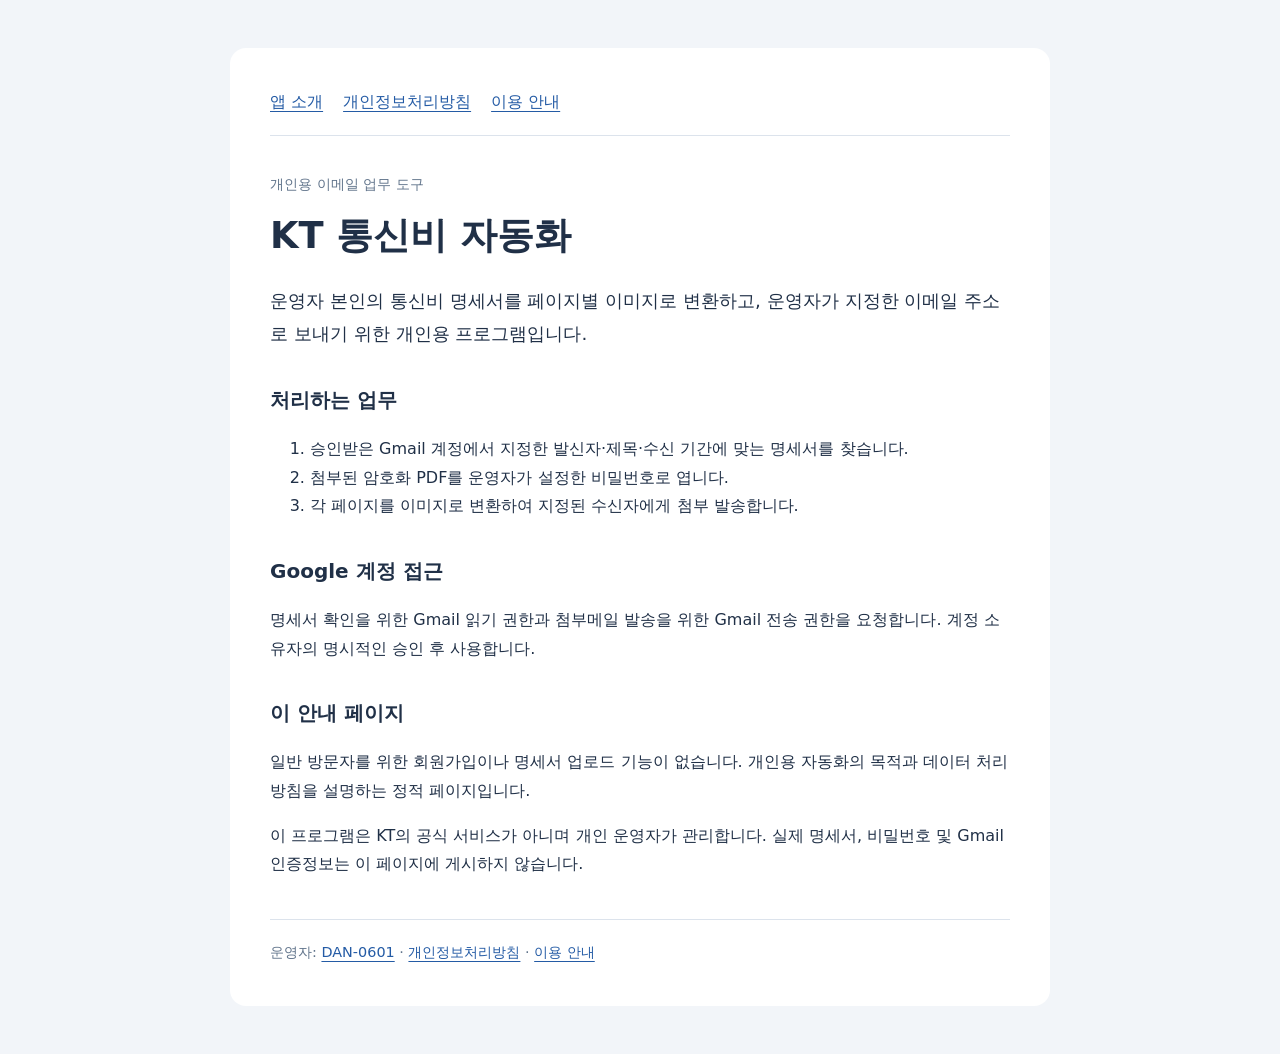
<file: index.html>
<!doctype html>
<html lang="ko"><head><meta charset="utf-8"><meta name="viewport" content="width=device-width,initial-scale=1"><title>KT 통신비 자동화</title><link rel="stylesheet" href="style.css"></head>
<body><main><nav><a href="index.html">앱 소개</a><a href="privacy.html">개인정보처리방침</a><a href="terms.html">이용 안내</a></nav>
<p class="eyebrow">개인용 이메일 업무 도구</p><h1>KT 통신비 자동화</h1>
<p class="lead">운영자 본인의 통신비 명세서를 페이지별 이미지로 변환하고, 운영자가 지정한 이메일 주소로 보내기 위한 개인용 프로그램입니다.</p>
<h2>처리하는 업무</h2><ol><li>승인받은 Gmail 계정에서 지정한 발신자·제목·수신 기간에 맞는 명세서를 찾습니다.</li><li>첨부된 암호화 PDF를 운영자가 설정한 비밀번호로 엽니다.</li><li>각 페이지를 이미지로 변환하여 지정된 수신자에게 첨부 발송합니다.</li></ol>
<h2>Google 계정 접근</h2><p>명세서 확인을 위한 Gmail 읽기 권한과 첨부메일 발송을 위한 Gmail 전송 권한을 요청합니다. 계정 소유자의 명시적인 승인 후 사용합니다.</p>
<h2>이 안내 페이지</h2><p>일반 방문자를 위한 회원가입이나 명세서 업로드 기능이 없습니다. 개인용 자동화의 목적과 데이터 처리 방침을 설명하는 정적 페이지입니다.</p>
<p>이 프로그램은 KT의 공식 서비스가 아니며 개인 운영자가 관리합니다. 실제 명세서, 비밀번호 및 Gmail 인증정보는 이 페이지에 게시하지 않습니다.</p>
<footer>운영자: <a href="https://github.com/DAN-0601">DAN-0601</a> · <a href="privacy.html">개인정보처리방침</a> · <a href="terms.html">이용 안내</a></footer></main></body></html>
</file>
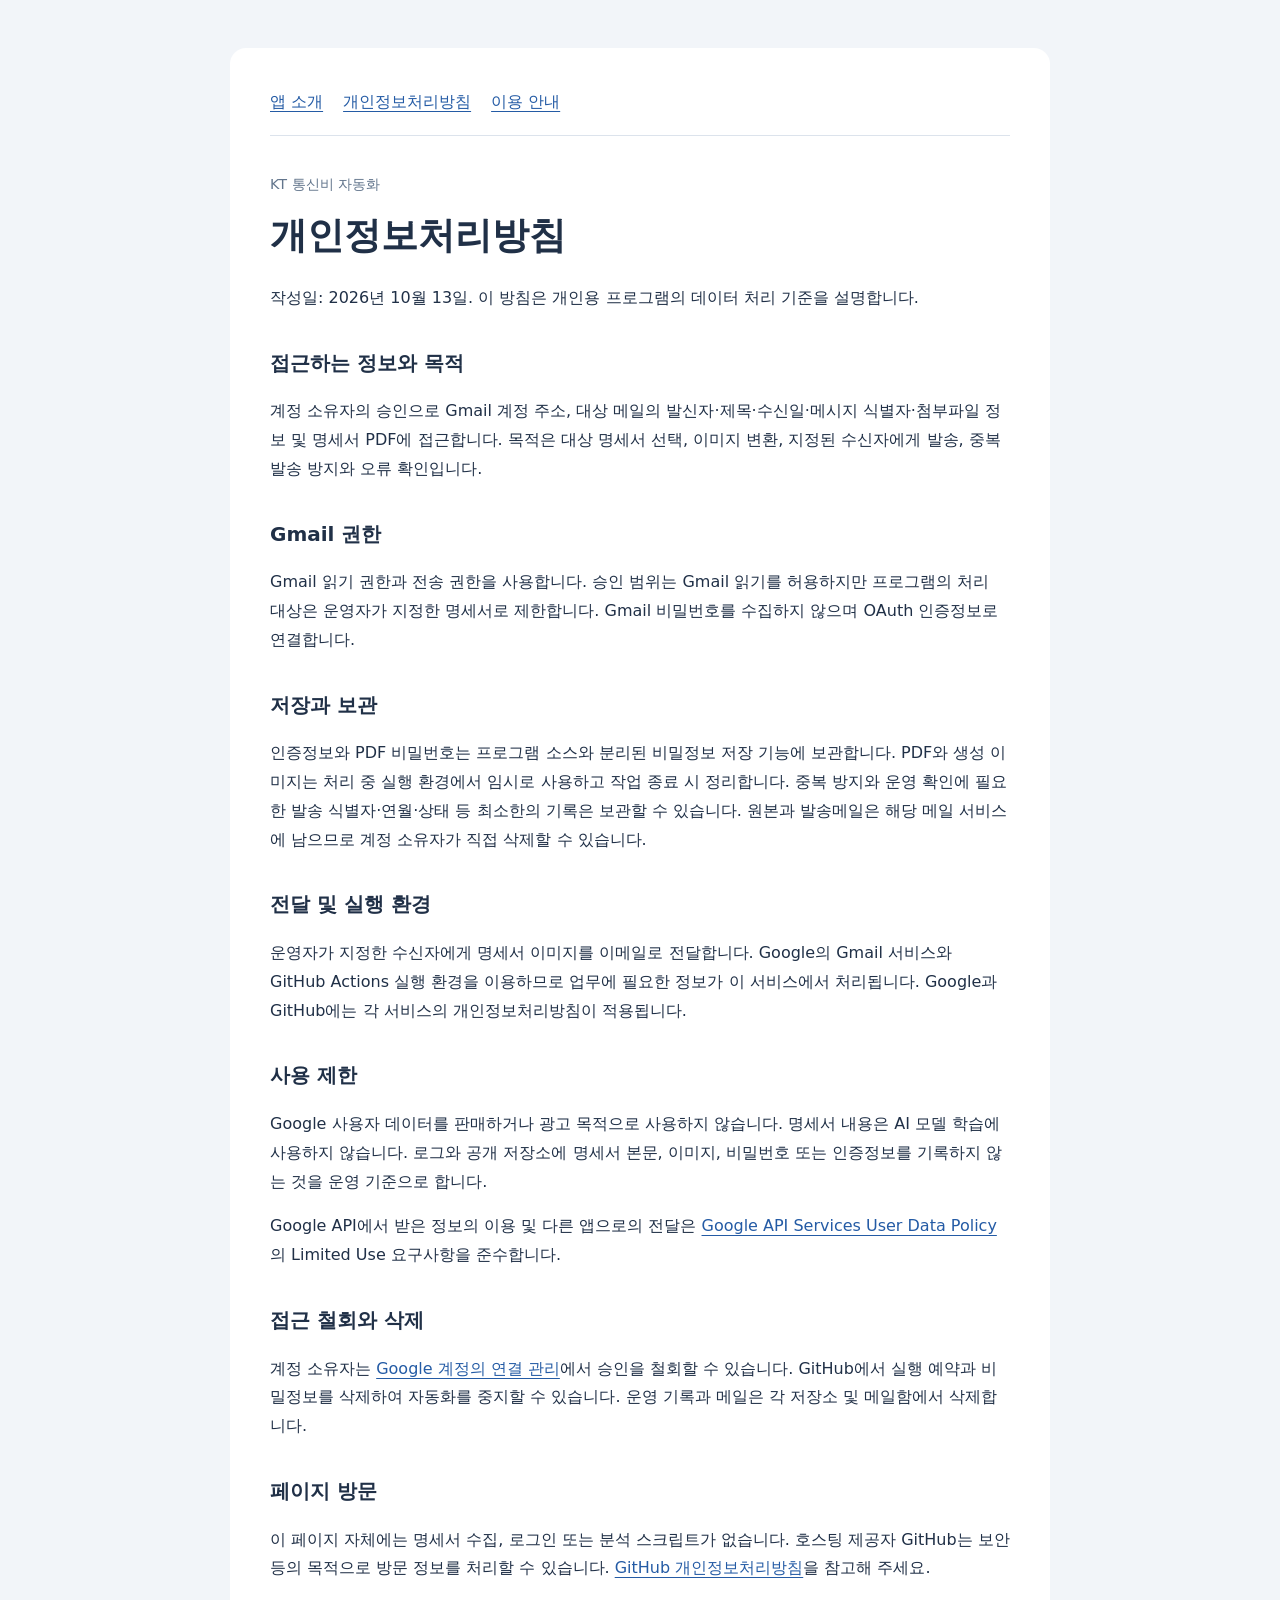
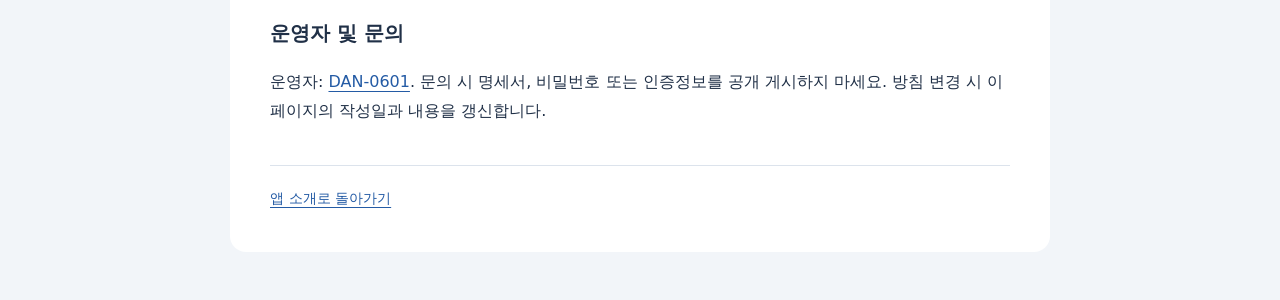
<file: privacy.html>
<!doctype html>
<html lang="ko"><head><meta charset="utf-8"><meta name="viewport" content="width=device-width,initial-scale=1"><title>개인정보처리방침 | KT 통신비 자동화</title><link rel="stylesheet" href="style.css"></head>
<body><main><nav><a href="index.html">앱 소개</a><a href="privacy.html">개인정보처리방침</a><a href="terms.html">이용 안내</a></nav>
<p class="eyebrow">KT 통신비 자동화</p><h1>개인정보처리방침</h1><p>작성일: 2026년 10월 13일. 이 방침은 개인용 프로그램의 데이터 처리 기준을 설명합니다.</p>
<h2>접근하는 정보와 목적</h2><p>계정 소유자의 승인으로 Gmail 계정 주소, 대상 메일의 발신자·제목·수신일·메시지 식별자·첨부파일 정보 및 명세서 PDF에 접근합니다. 목적은 대상 명세서 선택, 이미지 변환, 지정된 수신자에게 발송, 중복 발송 방지와 오류 확인입니다.</p>
<h2>Gmail 권한</h2><p>Gmail 읽기 권한과 전송 권한을 사용합니다. 승인 범위는 Gmail 읽기를 허용하지만 프로그램의 처리 대상은 운영자가 지정한 명세서로 제한합니다. Gmail 비밀번호를 수집하지 않으며 OAuth 인증정보로 연결합니다.</p>
<h2>저장과 보관</h2><p>인증정보와 PDF 비밀번호는 프로그램 소스와 분리된 비밀정보 저장 기능에 보관합니다. PDF와 생성 이미지는 처리 중 실행 환경에서 임시로 사용하고 작업 종료 시 정리합니다. 중복 방지와 운영 확인에 필요한 발송 식별자·연월·상태 등 최소한의 기록은 보관할 수 있습니다. 원본과 발송메일은 해당 메일 서비스에 남으므로 계정 소유자가 직접 삭제할 수 있습니다.</p>
<h2>전달 및 실행 환경</h2><p>운영자가 지정한 수신자에게 명세서 이미지를 이메일로 전달합니다. Google의 Gmail 서비스와 GitHub Actions 실행 환경을 이용하므로 업무에 필요한 정보가 이 서비스에서 처리됩니다. Google과 GitHub에는 각 서비스의 개인정보처리방침이 적용됩니다.</p>
<h2>사용 제한</h2><p>Google 사용자 데이터를 판매하거나 광고 목적으로 사용하지 않습니다. 명세서 내용은 AI 모델 학습에 사용하지 않습니다. 로그와 공개 저장소에 명세서 본문, 이미지, 비밀번호 또는 인증정보를 기록하지 않는 것을 운영 기준으로 합니다.</p>
<p>Google API에서 받은 정보의 이용 및 다른 앱으로의 전달은 <a href="https://developers.google.com/terms/api-services-user-data-policy">Google API Services User Data Policy</a>의 Limited Use 요구사항을 준수합니다.</p>
<h2>접근 철회와 삭제</h2><p>계정 소유자는 <a href="https://myaccount.google.com/connections">Google 계정의 연결 관리</a>에서 승인을 철회할 수 있습니다. GitHub에서 실행 예약과 비밀정보를 삭제하여 자동화를 중지할 수 있습니다. 운영 기록과 메일은 각 저장소 및 메일함에서 삭제합니다.</p>
<h2>페이지 방문</h2><p>이 페이지 자체에는 명세서 수집, 로그인 또는 분석 스크립트가 없습니다. 호스팅 제공자 GitHub는 보안 등의 목적으로 방문 정보를 처리할 수 있습니다. <a href="https://docs.github.com/en/site-policy/privacy-policies/github-general-privacy-statement">GitHub 개인정보처리방침</a>을 참고해 주세요.</p>
<h2>운영자 및 문의</h2><p>운영자: <a href="https://github.com/DAN-0601">DAN-0601</a>. 문의 시 명세서, 비밀번호 또는 인증정보를 공개 게시하지 마세요. 방침 변경 시 이 페이지의 작성일과 내용을 갱신합니다.</p>
<footer><a href="index.html">앱 소개로 돌아가기</a></footer></main></body></html>
</file>
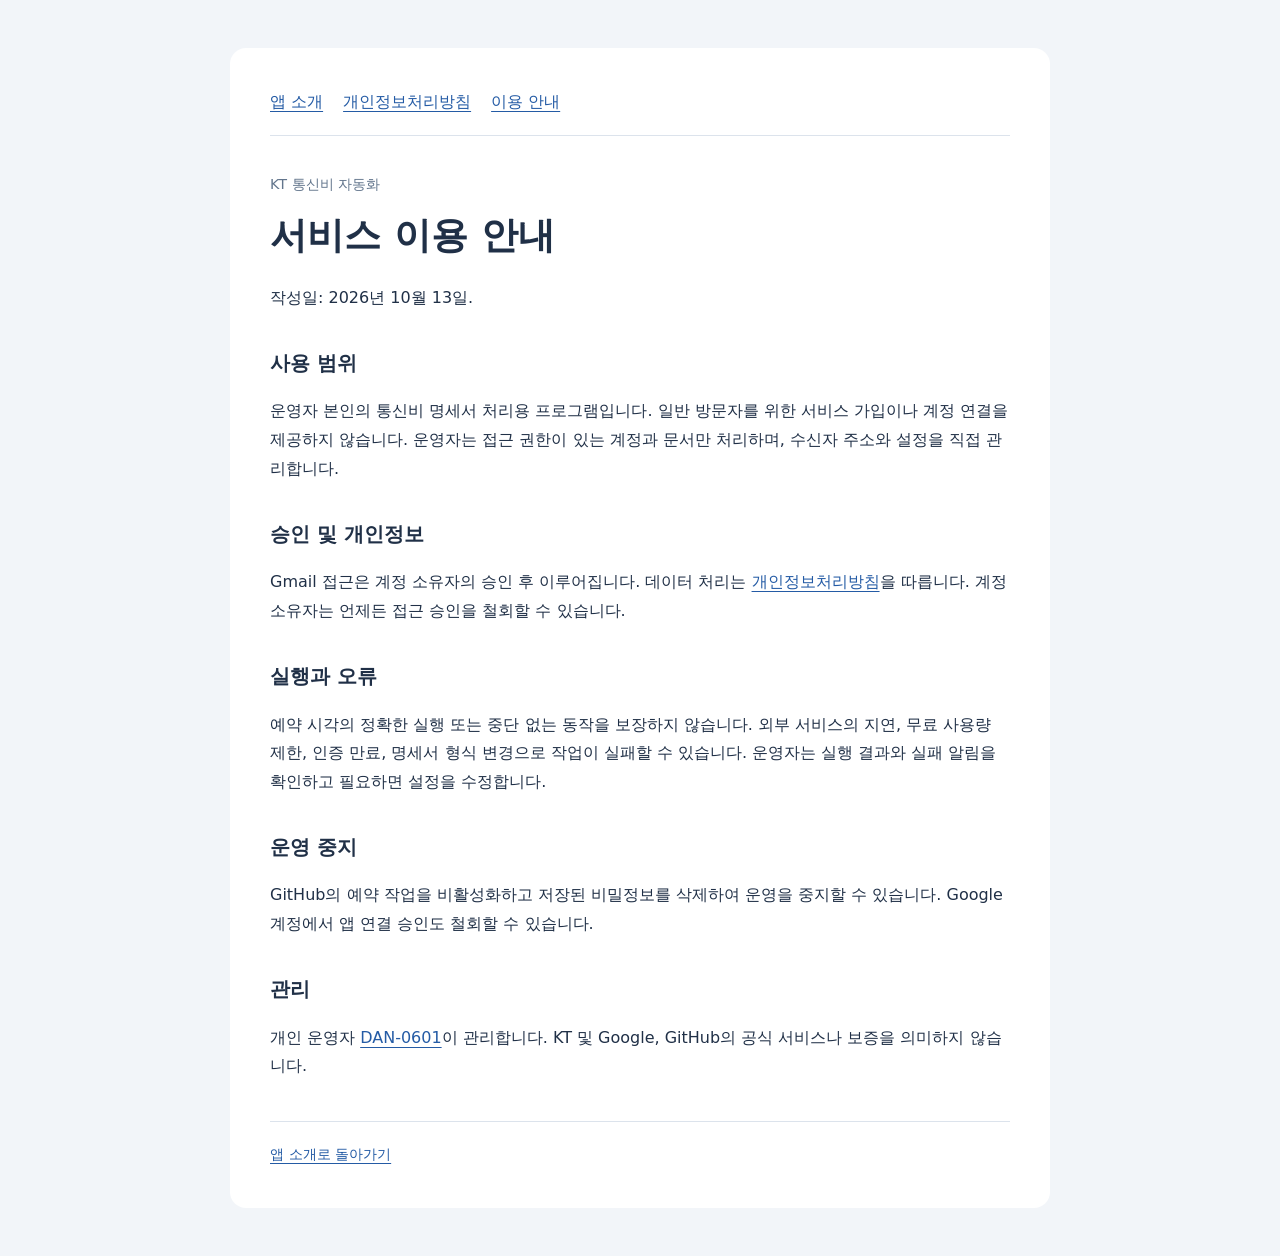
<file: terms.html>
<!doctype html>
<html lang="ko"><head><meta charset="utf-8"><meta name="viewport" content="width=device-width,initial-scale=1"><title>서비스 이용 안내 | KT 통신비 자동화</title><link rel="stylesheet" href="style.css"></head>
<body><main><nav><a href="index.html">앱 소개</a><a href="privacy.html">개인정보처리방침</a><a href="terms.html">이용 안내</a></nav>
<p class="eyebrow">KT 통신비 자동화</p><h1>서비스 이용 안내</h1><p>작성일: 2026년 10월 13일.</p>
<h2>사용 범위</h2><p>운영자 본인의 통신비 명세서 처리용 프로그램입니다. 일반 방문자를 위한 서비스 가입이나 계정 연결을 제공하지 않습니다. 운영자는 접근 권한이 있는 계정과 문서만 처리하며, 수신자 주소와 설정을 직접 관리합니다.</p>
<h2>승인 및 개인정보</h2><p>Gmail 접근은 계정 소유자의 승인 후 이루어집니다. 데이터 처리는 <a href="privacy.html">개인정보처리방침</a>을 따릅니다. 계정 소유자는 언제든 접근 승인을 철회할 수 있습니다.</p>
<h2>실행과 오류</h2><p>예약 시각의 정확한 실행 또는 중단 없는 동작을 보장하지 않습니다. 외부 서비스의 지연, 무료 사용량 제한, 인증 만료, 명세서 형식 변경으로 작업이 실패할 수 있습니다. 운영자는 실행 결과와 실패 알림을 확인하고 필요하면 설정을 수정합니다.</p>
<h2>운영 중지</h2><p>GitHub의 예약 작업을 비활성화하고 저장된 비밀정보를 삭제하여 운영을 중지할 수 있습니다. Google 계정에서 앱 연결 승인도 철회할 수 있습니다.</p>
<h2>관리</h2><p>개인 운영자 <a href="https://github.com/DAN-0601">DAN-0601</a>이 관리합니다. KT 및 Google, GitHub의 공식 서비스나 보증을 의미하지 않습니다.</p>
<footer><a href="index.html">앱 소개로 돌아가기</a></footer></main></body></html>
</file>
<file: style.css>
:root{font-family:system-ui,-apple-system,"Malgun Gothic",sans-serif;color:#203047;background:#f2f5f9;line-height:1.8}*{box-sizing:border-box}body{margin:0}main{max-width:820px;margin:48px auto;padding:40px;background:white;border-radius:16px}nav{display:flex;flex-wrap:wrap;gap:20px;border-bottom:1px solid #dce3ec;padding-bottom:18px;margin-bottom:36px}a{color:#245ba5;text-underline-offset:4px}h1{font-size:2.3rem;line-height:1.3;margin:8px 0 24px}h2{font-size:1.25rem;margin-top:32px}.eyebrow{color:#62758c;font-size:.9rem}.lead{font-size:1.15rem}footer{border-top:1px solid #dce3ec;margin-top:40px;padding-top:20px;color:#62758c;font-size:.9rem}@media(max-width:600px){main{margin:0;border-radius:0;padding:24px}h1{font-size:1.8rem}}
</file>
